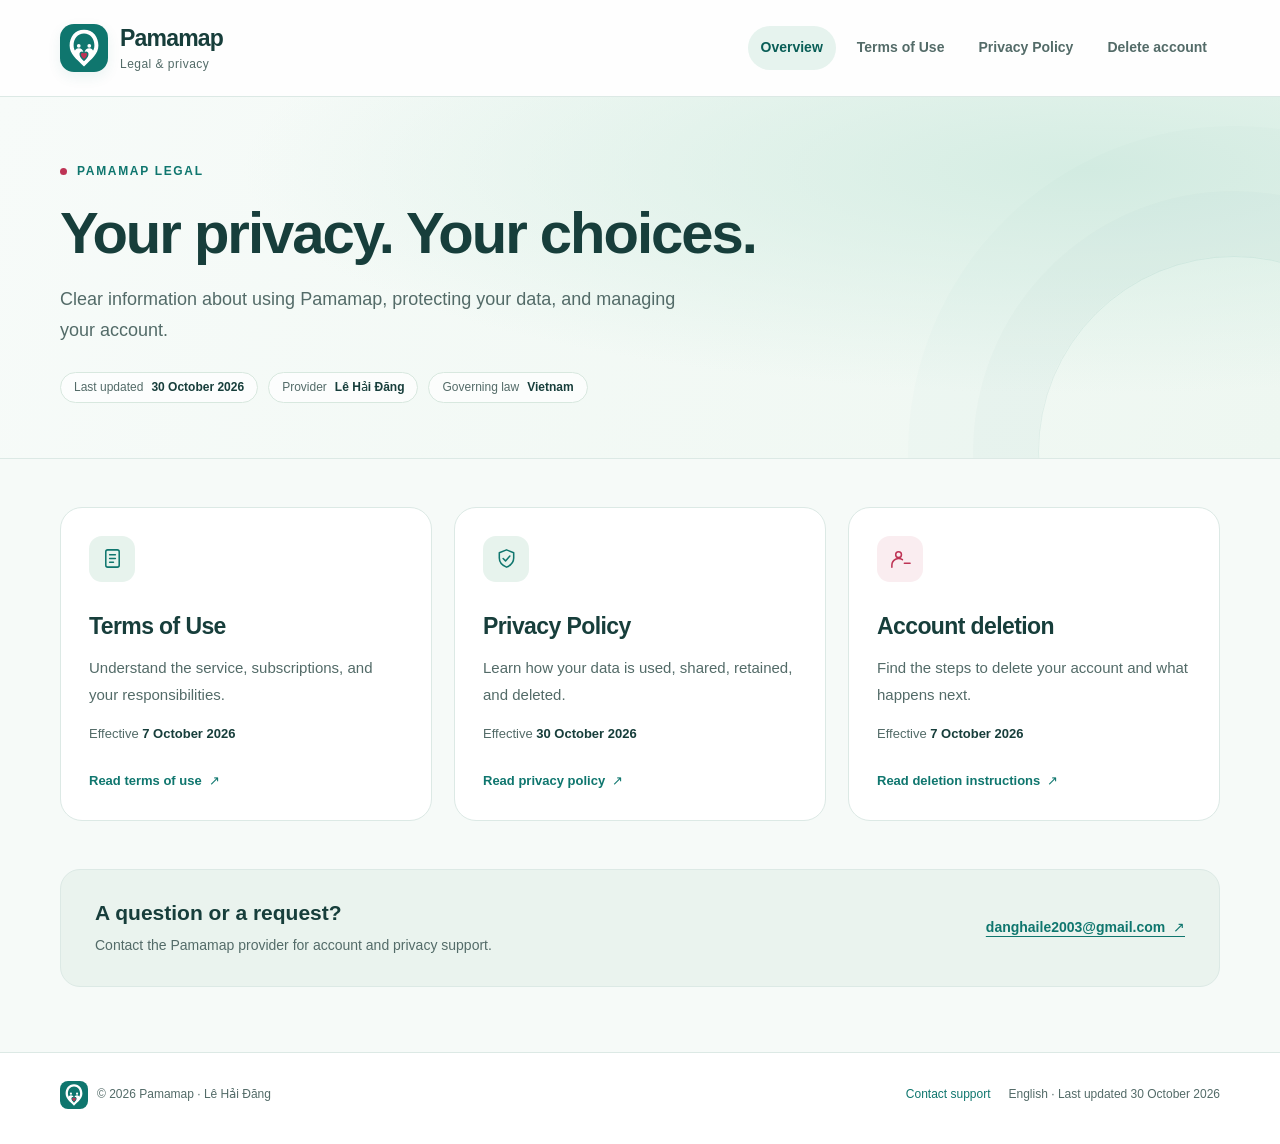
<file: index.html>
<!doctype html>
<html lang="en"><head><meta charset="utf-8"><meta name="viewport" content="width=device-width,initial-scale=1"><meta name="robots" content="index,follow"><meta name="description" content="Clear information about using Pamamap, protecting your data, and managing your account."><title>Legal & privacy — Pamamap</title><link rel="icon" href="assets/pamamap-logo.svg" type="image/svg+xml"><link rel="stylesheet" href="assets/styles.css"></head><body><a class="skip" href="#main-content">Skip to content</a><header class="site-header"><div class="shell header-inner"><a class="brand" href="index.html"><img class="logo" src="assets/pamamap-logo.svg" alt="Pamamap logo" width="48" height="48"><div><strong>Pamamap</strong><span>Legal &amp; privacy</span></div></a><nav class="nav" aria-label="Legal pages"><a href="index.html" aria-current="page">Overview</a><a href="terms.html">Terms of Use</a><a href="privacy.html">Privacy Policy</a><a href="delete-account.html">Delete account</a></nav></div></header><div class="hero"><div class="shell hero-inner"><div class="eyebrow">Pamamap legal</div><h1>Your privacy. Your choices.</h1><p class="intro">Clear information about using Pamamap, protecting your data, and managing your account.</p><div class="meta"><span class="pill">Last updated <strong>30 October 2026</strong></span><span class="pill">Provider <strong>Lê Hải Đăng</strong></span><span class="pill">Governing law <strong>Vietnam</strong></span></div></div></div><main class="shell" id="main-content"><div class="cards"><a class="card" href="terms.html"><span class="card-icon" aria-hidden="true"><svg viewBox="0 0 24 24" fill="none" stroke="currentColor" stroke-width="1.6" stroke-linecap="round" stroke-linejoin="round"><rect x="5" y="3" width="14" height="18" rx="2"/><path d="M9 8h6M9 12h6M9 16h4"/></svg></span><h2>Terms of Use</h2><p>Understand the service, subscriptions, and your responsibilities.</p><span class="card-date">Effective <strong>7 October 2026</strong></span><span class="card-link">Read terms of use &nbsp;↗</span></a><a class="card" href="privacy.html"><span class="card-icon" aria-hidden="true"><svg viewBox="0 0 24 24" fill="none" stroke="currentColor" stroke-width="1.6" stroke-linecap="round" stroke-linejoin="round"><path d="M12 3 4.5 6v5.5c0 4.3 3.2 7.8 7.5 9.5 4.3-1.7 7.5-5.2 7.5-9.5V6L12 3Z"/><path d="m8.5 12 2.5 2.5 4.5-5"/></svg></span><h2>Privacy Policy</h2><p>Learn how your data is used, shared, retained, and deleted.</p><span class="card-date">Effective <strong>30 October 2026</strong></span><span class="card-link">Read privacy policy &nbsp;↗</span></a><a class="card" href="delete-account.html"><span class="card-icon" aria-hidden="true"><svg viewBox="0 0 24 24" fill="none" stroke="currentColor" stroke-width="1.6" stroke-linecap="round" stroke-linejoin="round"><circle cx="10" cy="8" r="3"/><path d="M3 21v-2a7 7 0 0 1 11-5.7M16 17h6"/></svg></span><h2>Account deletion</h2><p>Find the steps to delete your account and what happens next.</p><span class="card-date">Effective <strong>7 October 2026</strong></span><span class="card-link">Read deletion instructions &nbsp;↗</span></a></div><div class="contact-bar"><div><h2>A question or a request?</h2><p>Contact the Pamamap provider for account and privacy support.</p></div><a href="mailto:danghaile2003@gmail.com">danghaile2003@gmail.com &nbsp;↗</a></div></main><footer class="site-footer"><div class="shell footer-inner"><div class="footer-brand"><img src="assets/pamamap-logo.svg" alt="" width="28" height="28"><span>© 2026 Pamamap · Lê Hải Đăng</span></div><div class="footer-links"><a href="mailto:danghaile2003@gmail.com">Contact support</a><span>English · Last updated 30 October 2026</span></div></div></footer></body></html>
</file>
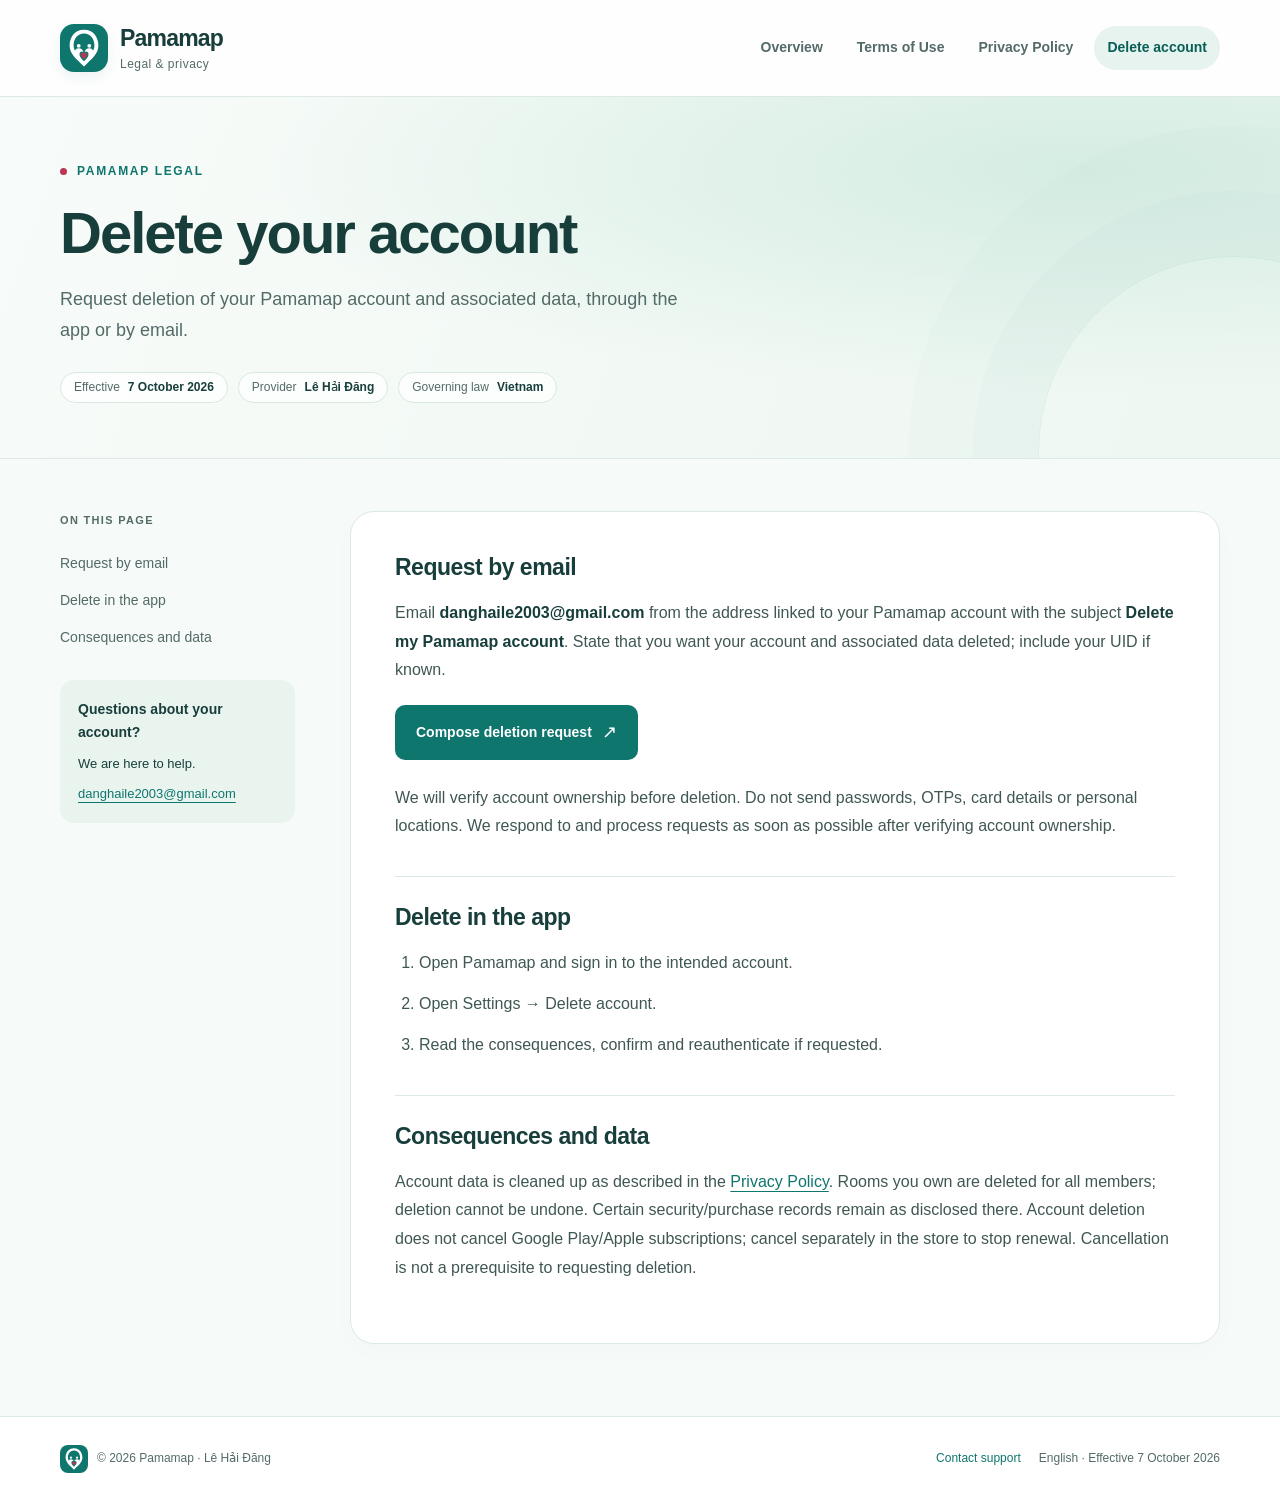
<file: delete-account.html>
<!doctype html>
<html lang="en"><head><meta charset="utf-8"><meta name="viewport" content="width=device-width,initial-scale=1"><meta name="robots" content="index,follow"><meta name="description" content="Request deletion of your Pamamap account and associated data, through the app or by email."><title>Delete your account — Pamamap</title><link rel="icon" href="assets/pamamap-logo.svg" type="image/svg+xml"><link rel="stylesheet" href="assets/styles.css"></head><body><a class="skip" href="#main-content">Skip to content</a><header class="site-header"><div class="shell header-inner"><a class="brand" href="index.html"><img class="logo" src="assets/pamamap-logo.svg" alt="Pamamap logo" width="48" height="48"><div><strong>Pamamap</strong><span>Legal &amp; privacy</span></div></a><nav class="nav" aria-label="Legal pages"><a href="index.html">Overview</a><a href="terms.html">Terms of Use</a><a href="privacy.html">Privacy Policy</a><a href="delete-account.html" aria-current="page">Delete account</a></nav></div></header><div class="hero"><div class="shell hero-inner"><div class="eyebrow">Pamamap legal</div><h1>Delete your account</h1><p class="intro">Request deletion of your Pamamap account and associated data, through the app or by email.</p><div class="meta"><span class="pill">Effective <strong>7 October 2026</strong></span><span class="pill">Provider <strong>Lê Hải Đăng</strong></span><span class="pill">Governing law <strong>Vietnam</strong></span></div></div></div><main id="main-content" class="shell content-grid"><aside class="sidebar"><p class="sidebar-label">On this page</p><nav class="toc" aria-label="Table of contents"><a href="#request-by-email">Request by email</a><a href="#delete-in-the-app">Delete in the app</a><a href="#consequences-and-data">Consequences and data</a></nav><div class="support-card"><strong>Questions about your account?</strong><p>We are here to help.</p><a href="mailto:danghaile2003@gmail.com">danghaile2003@gmail.com</a></div></aside><article class="document" aria-label="Delete your account"><h2 id="request-by-email">Request by email</h2><p>Email <strong>danghaile2003@gmail.com</strong> from the address linked to your Pamamap account with the subject <strong>Delete my Pamamap account</strong>. State that you want your account and associated data deleted; include your UID if known.</p><a class="cta" href="mailto:danghaile2003@gmail.com?subject=Delete%20my%20Pamamap%20account">Compose deletion request</a><p>We will verify account ownership before deletion. Do not send passwords, OTPs, card details or personal locations. We respond to and process requests as soon as possible after verifying account ownership.</p><h2 id="delete-in-the-app">Delete in the app</h2><ol><li>Open Pamamap and sign in to the intended account.</li><li>Open Settings → Delete account.</li><li>Read the consequences, confirm and reauthenticate if requested.</li></ol><h2 id="consequences-and-data">Consequences and data</h2><p>Account data is cleaned up as described in the <a href="privacy.html#deletion-en">Privacy Policy</a>. Rooms you own are deleted for all members; deletion cannot be undone. Certain security/purchase records remain as disclosed there. Account deletion does not cancel Google Play/Apple subscriptions; cancel separately in the store to stop renewal. Cancellation is not a prerequisite to requesting deletion.</p></article></main><footer class="site-footer"><div class="shell footer-inner"><div class="footer-brand"><img src="assets/pamamap-logo.svg" alt="" width="28" height="28"><span>© 2026 Pamamap · Lê Hải Đăng</span></div><div class="footer-links"><a href="mailto:danghaile2003@gmail.com">Contact support</a><span>English · Effective 7 October 2026</span></div></div></footer></body></html>
</file>
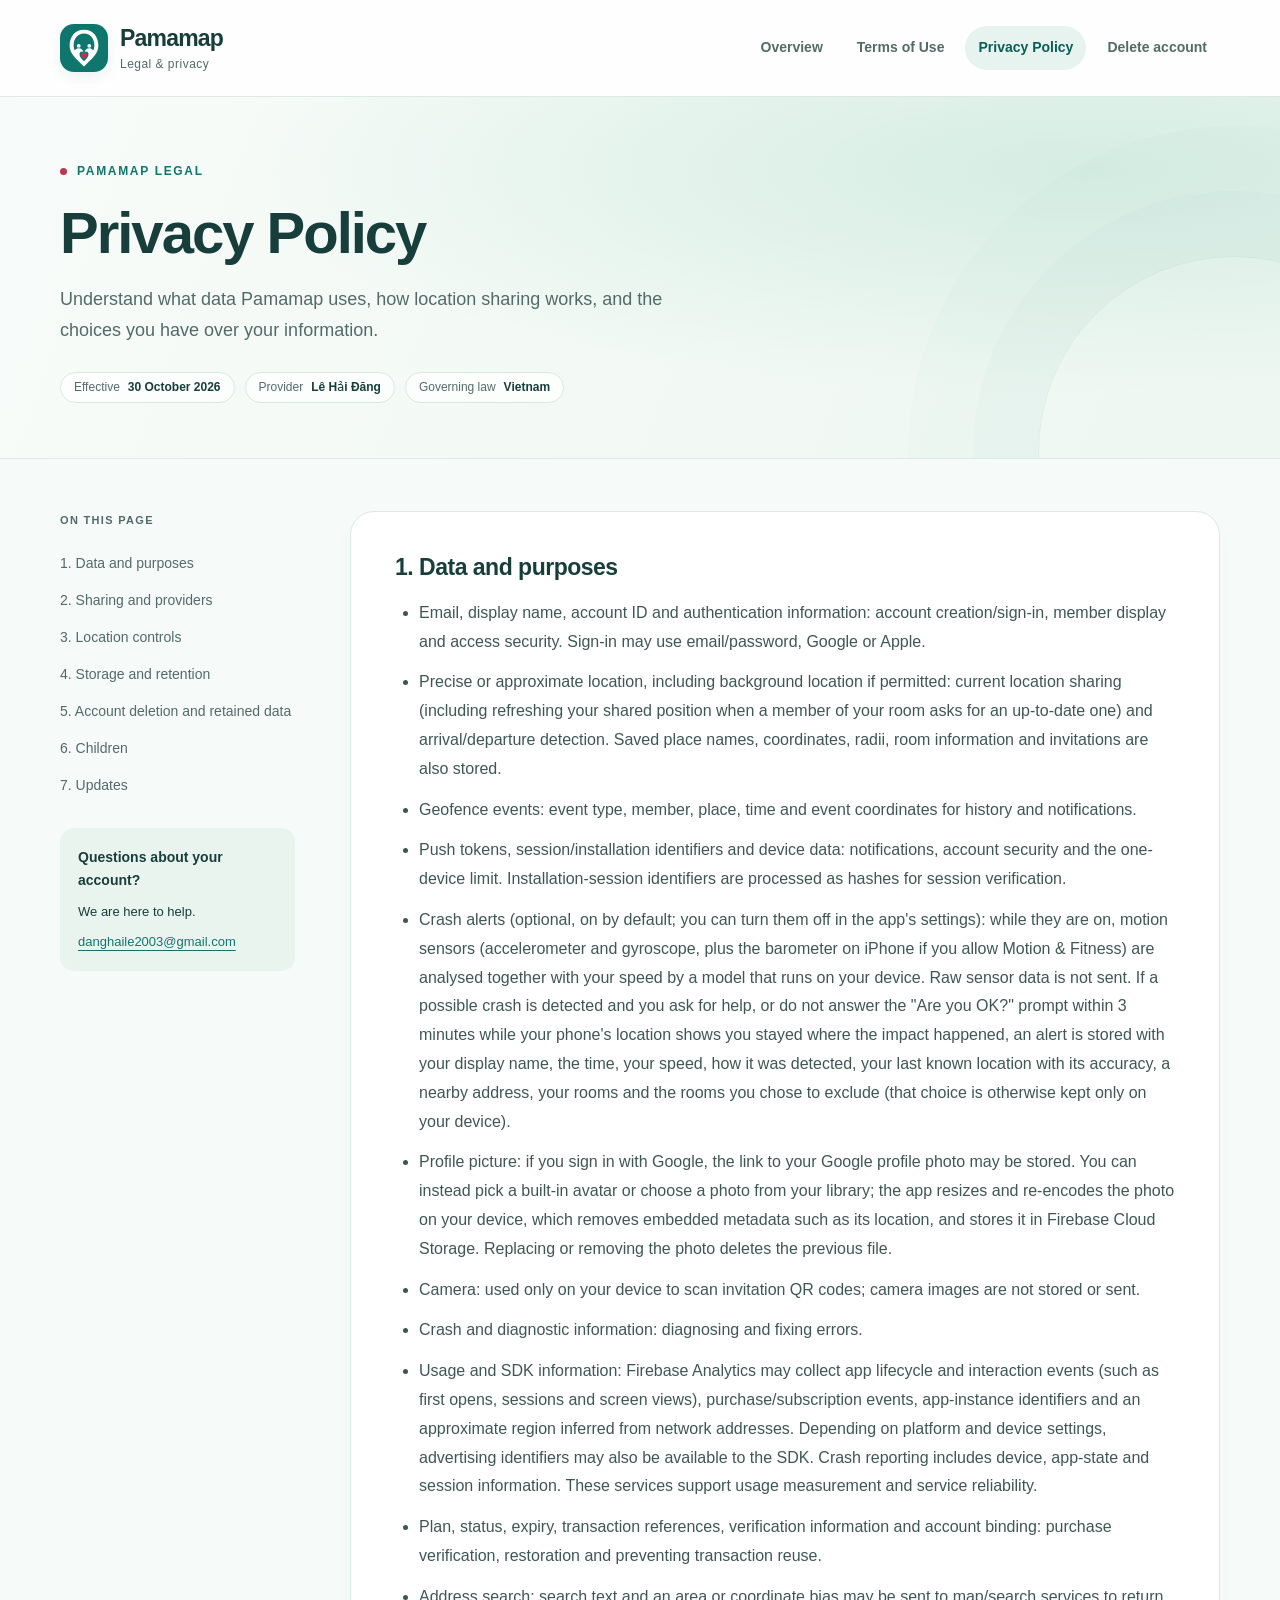
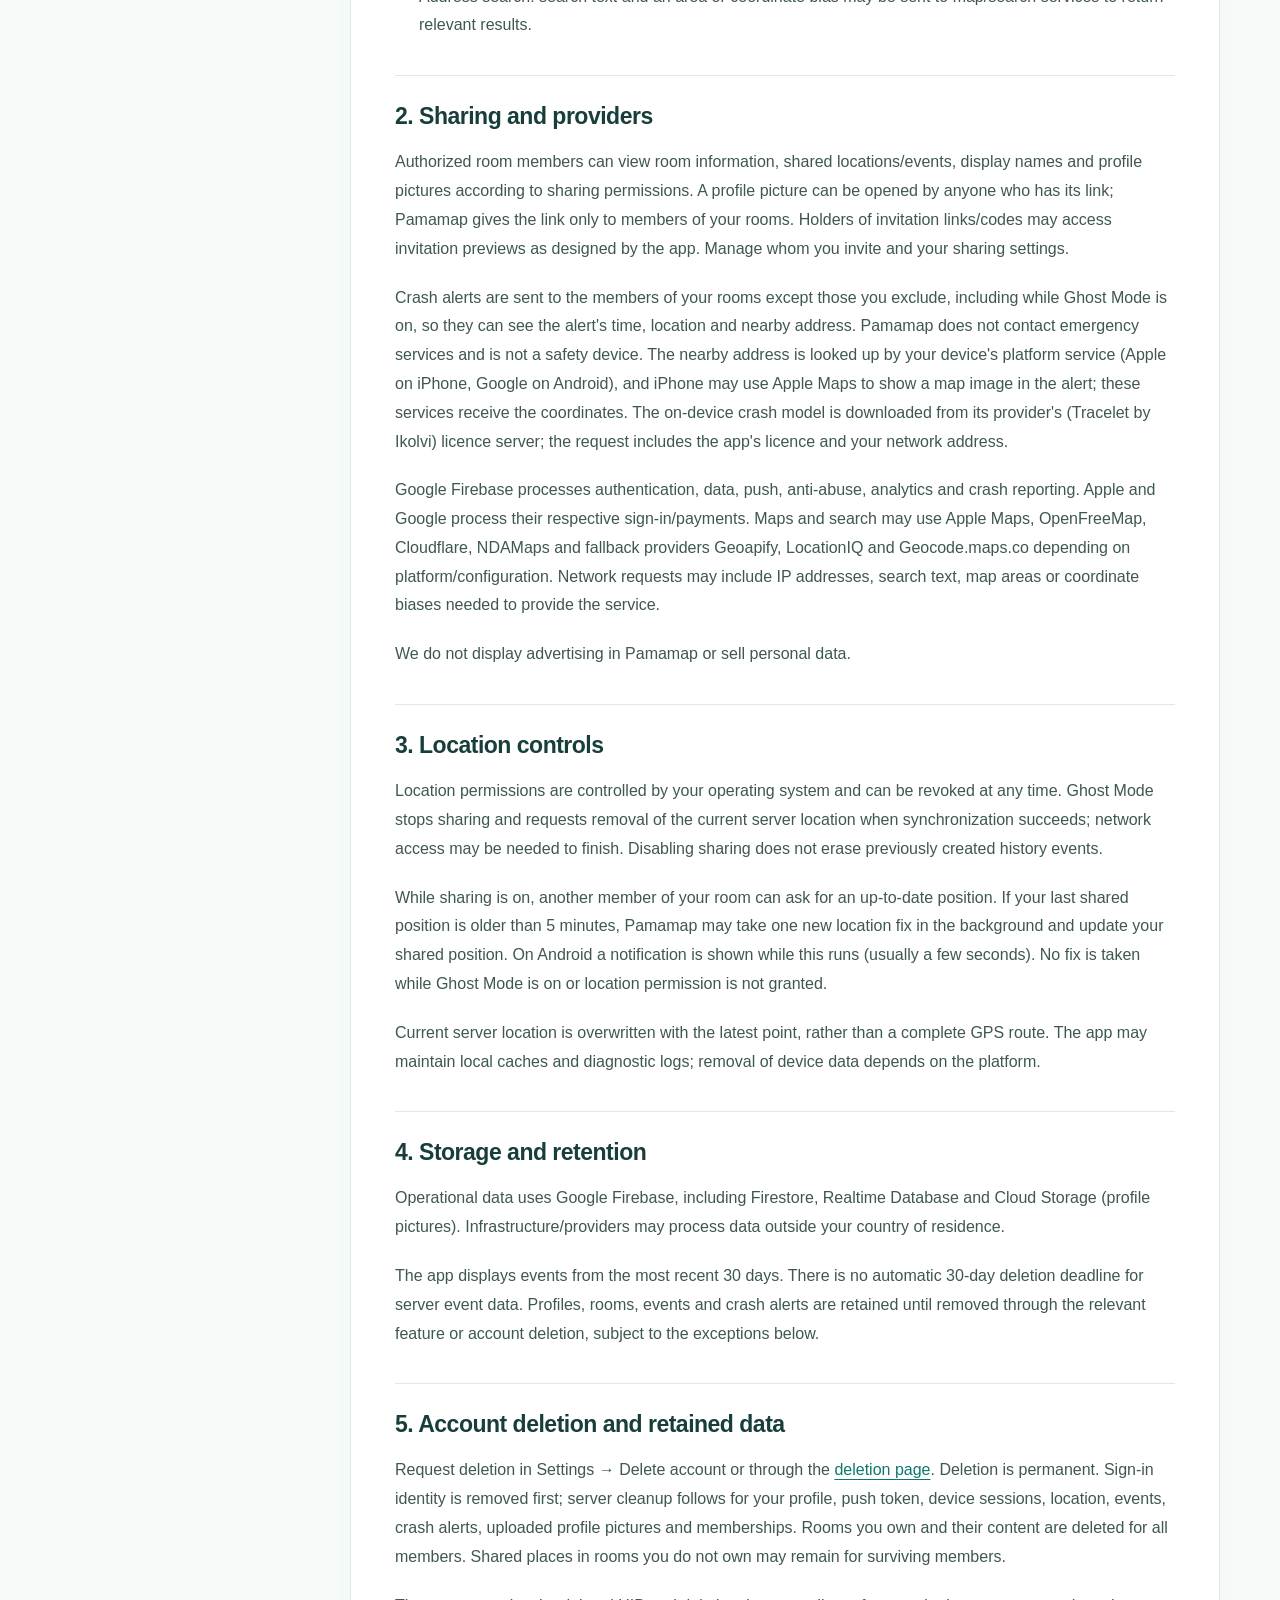
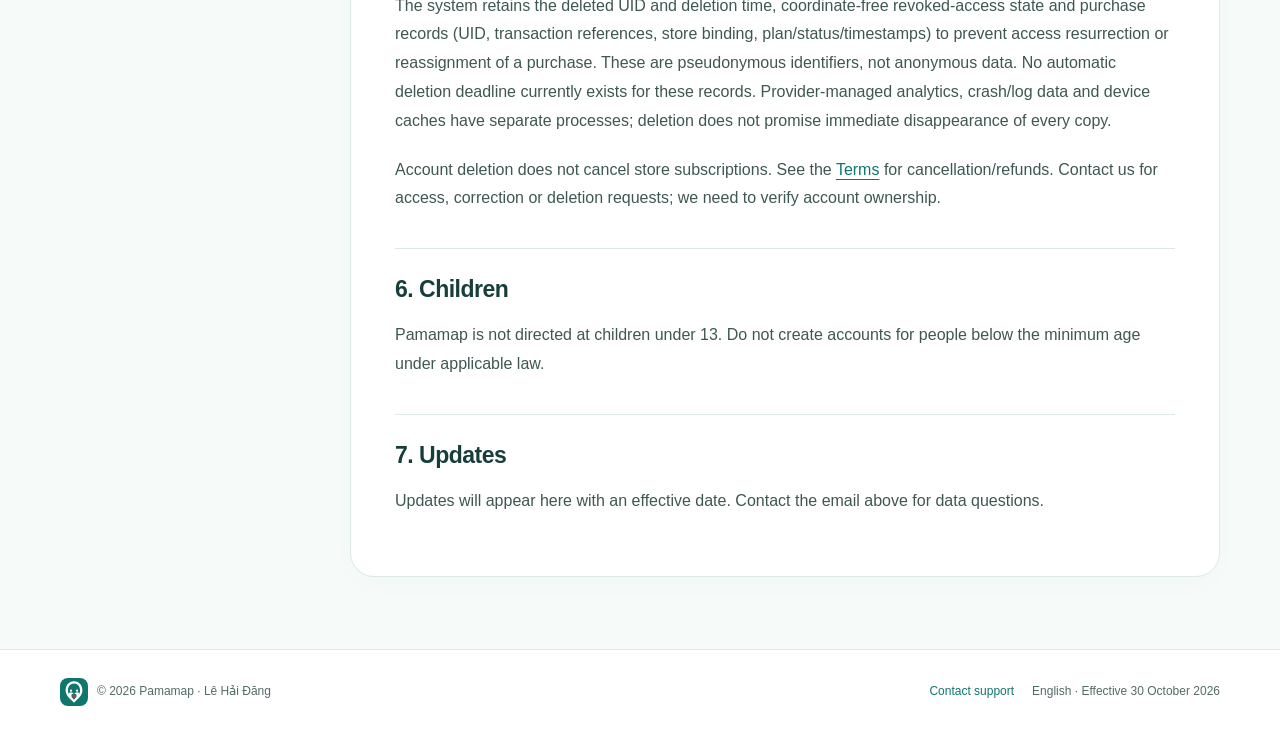
<file: privacy.html>
<!doctype html>
<html lang="en"><head><meta charset="utf-8"><meta name="viewport" content="width=device-width,initial-scale=1"><meta name="robots" content="index,follow"><meta name="description" content="Understand what data Pamamap uses, how location sharing works, and the choices you have over your information."><title>Privacy Policy — Pamamap</title><link rel="icon" href="assets/pamamap-logo.svg" type="image/svg+xml"><link rel="stylesheet" href="assets/styles.css"></head><body><a class="skip" href="#main-content">Skip to content</a><header class="site-header"><div class="shell header-inner"><a class="brand" href="index.html"><img class="logo" src="assets/pamamap-logo.svg" alt="Pamamap logo" width="48" height="48"><div><strong>Pamamap</strong><span>Legal &amp; privacy</span></div></a><nav class="nav" aria-label="Legal pages"><a href="index.html">Overview</a><a href="terms.html">Terms of Use</a><a href="privacy.html" aria-current="page">Privacy Policy</a><a href="delete-account.html">Delete account</a></nav></div></header><div class="hero"><div class="shell hero-inner"><div class="eyebrow">Pamamap legal</div><h1>Privacy Policy</h1><p class="intro">Understand what data Pamamap uses, how location sharing works, and the choices you have over your information.</p><div class="meta"><span class="pill">Effective <strong>30 October 2026</strong></span><span class="pill">Provider <strong>Lê Hải Đăng</strong></span><span class="pill">Governing law <strong>Vietnam</strong></span></div></div></div><main id="main-content" class="shell content-grid"><aside class="sidebar"><p class="sidebar-label">On this page</p><nav class="toc" aria-label="Table of contents"><a href="#data-and-purposes">1. Data and purposes</a><a href="#sharing-and-providers">2. Sharing and providers</a><a href="#location-controls">3. Location controls</a><a href="#storage-and-retention">4. Storage and retention</a><a href="#deletion-en">5. Account deletion and retained data</a><a href="#children">6. Children</a><a href="#updates">7. Updates</a></nav><div class="support-card"><strong>Questions about your account?</strong><p>We are here to help.</p><a href="mailto:danghaile2003@gmail.com">danghaile2003@gmail.com</a></div></aside><article class="document" aria-label="Privacy Policy">
<h2 id="data-and-purposes">1. Data and purposes</h2><ul><li>Email, display name, account ID and authentication information: account creation/sign-in, member display and access security. Sign-in may use email/password, Google or Apple.</li><li>Precise or approximate location, including background location if permitted: current location sharing (including refreshing your shared position when a member of your room asks for an up-to-date one) and arrival/departure detection. Saved place names, coordinates, radii, room information and invitations are also stored.</li><li>Geofence events: event type, member, place, time and event coordinates for history and notifications.</li><li>Push tokens, session/installation identifiers and device data: notifications, account security and the one-device limit. Installation-session identifiers are processed as hashes for session verification.</li><li>Crash alerts (optional, on by default; you can turn them off in the app&#39;s settings): while they are on, motion sensors (accelerometer and gyroscope, plus the barometer on iPhone if you allow Motion & Fitness) are analysed together with your speed by a model that runs on your device. Raw sensor data is not sent. If a possible crash is detected and you ask for help, or do not answer the &quot;Are you OK?&quot; prompt within 3 minutes while your phone&#39;s location shows you stayed where the impact happened, an alert is stored with your display name, the time, your speed, how it was detected, your last known location with its accuracy, a nearby address, your rooms and the rooms you chose to exclude (that choice is otherwise kept only on your device).</li><li>Profile picture: if you sign in with Google, the link to your Google profile photo may be stored. You can instead pick a built-in avatar or choose a photo from your library; the app resizes and re-encodes the photo on your device, which removes embedded metadata such as its location, and stores it in Firebase Cloud Storage. Replacing or removing the photo deletes the previous file.</li><li>Camera: used only on your device to scan invitation QR codes; camera images are not stored or sent.</li><li>Crash and diagnostic information: diagnosing and fixing errors.</li><li>Usage and SDK information: Firebase Analytics may collect app lifecycle and interaction events (such as first opens, sessions and screen views), purchase/subscription events, app-instance identifiers and an approximate region inferred from network addresses. Depending on platform and device settings, advertising identifiers may also be available to the SDK. Crash reporting includes device, app-state and session information. These services support usage measurement and service reliability.</li><li>Plan, status, expiry, transaction references, verification information and account binding: purchase verification, restoration and preventing transaction reuse.</li><li>Address search: search text and an area or coordinate bias may be sent to map/search services to return relevant results.</li></ul>
<h2 id="sharing-and-providers">2. Sharing and providers</h2><p>Authorized room members can view room information, shared locations/events, display names and profile pictures according to sharing permissions. A profile picture can be opened by anyone who has its link; Pamamap gives the link only to members of your rooms. Holders of invitation links/codes may access invitation previews as designed by the app. Manage whom you invite and your sharing settings.</p><p>Crash alerts are sent to the members of your rooms except those you exclude, including while Ghost Mode is on, so they can see the alert's time, location and nearby address. Pamamap does not contact emergency services and is not a safety device. The nearby address is looked up by your device's platform service (Apple on iPhone, Google on Android), and iPhone may use Apple Maps to show a map image in the alert; these services receive the coordinates. The on-device crash model is downloaded from its provider's (Tracelet by Ikolvi) licence server; the request includes the app's licence and your network address.</p><p>Google Firebase processes authentication, data, push, anti-abuse, analytics and crash reporting. Apple and Google process their respective sign-in/payments. Maps and search may use Apple Maps, OpenFreeMap, Cloudflare, NDAMaps and fallback providers Geoapify, LocationIQ and Geocode.maps.co depending on platform/configuration. Network requests may include IP addresses, search text, map areas or coordinate biases needed to provide the service.</p><p>We do not display advertising in Pamamap or sell personal data.</p>
<h2 id="location-controls">3. Location controls</h2><p>Location permissions are controlled by your operating system and can be revoked at any time. Ghost Mode stops sharing and requests removal of the current server location when synchronization succeeds; network access may be needed to finish. Disabling sharing does not erase previously created history events.</p><p>While sharing is on, another member of your room can ask for an up-to-date position. If your last shared position is older than 5 minutes, Pamamap may take one new location fix in the background and update your shared position. On Android a notification is shown while this runs (usually a few seconds). No fix is taken while Ghost Mode is on or location permission is not granted.</p><p>Current server location is overwritten with the latest point, rather than a complete GPS route. The app may maintain local caches and diagnostic logs; removal of device data depends on the platform.</p>
<h2 id="storage-and-retention">4. Storage and retention</h2><p>Operational data uses Google Firebase, including Firestore, Realtime Database and Cloud Storage (profile pictures). Infrastructure/providers may process data outside your country of residence.</p><p>The app displays events from the most recent 30 days. There is no automatic 30-day deletion deadline for server event data. Profiles, rooms, events and crash alerts are retained until removed through the relevant feature or account deletion, subject to the exceptions below.</p>
<h2 id="deletion-en">5. Account deletion and retained data</h2><p>Request deletion in Settings → Delete account or through the <a href="delete-account.html">deletion page</a>. Deletion is permanent. Sign-in identity is removed first; server cleanup follows for your profile, push token, device sessions, location, events, crash alerts, uploaded profile pictures and memberships. Rooms you own and their content are deleted for all members. Shared places in rooms you do not own may remain for surviving members.</p><p>The system retains the deleted UID and deletion time, coordinate-free revoked-access state and purchase records (UID, transaction references, store binding, plan/status/timestamps) to prevent access resurrection or reassignment of a purchase. These are pseudonymous identifiers, not anonymous data. No automatic deletion deadline currently exists for these records. Provider-managed analytics, crash/log data and device caches have separate processes; deletion does not promise immediate disappearance of every copy.</p><p>Account deletion does not cancel store subscriptions. See the <a href="terms.html">Terms</a> for cancellation/refunds. Contact us for access, correction or deletion requests; we need to verify account ownership.</p>
<h2 id="children">6. Children</h2><p>Pamamap is not directed at children under 13. Do not create accounts for people below the minimum age under applicable law.</p>
<h2 id="updates">7. Updates</h2><p>Updates will appear here with an effective date. Contact the email above for data questions.</p></article></main><footer class="site-footer"><div class="shell footer-inner"><div class="footer-brand"><img src="assets/pamamap-logo.svg" alt="" width="28" height="28"><span>© 2026 Pamamap · Lê Hải Đăng</span></div><div class="footer-links"><a href="mailto:danghaile2003@gmail.com">Contact support</a><span>English · Effective 30 October 2026</span></div></div></footer></body></html>
</file>
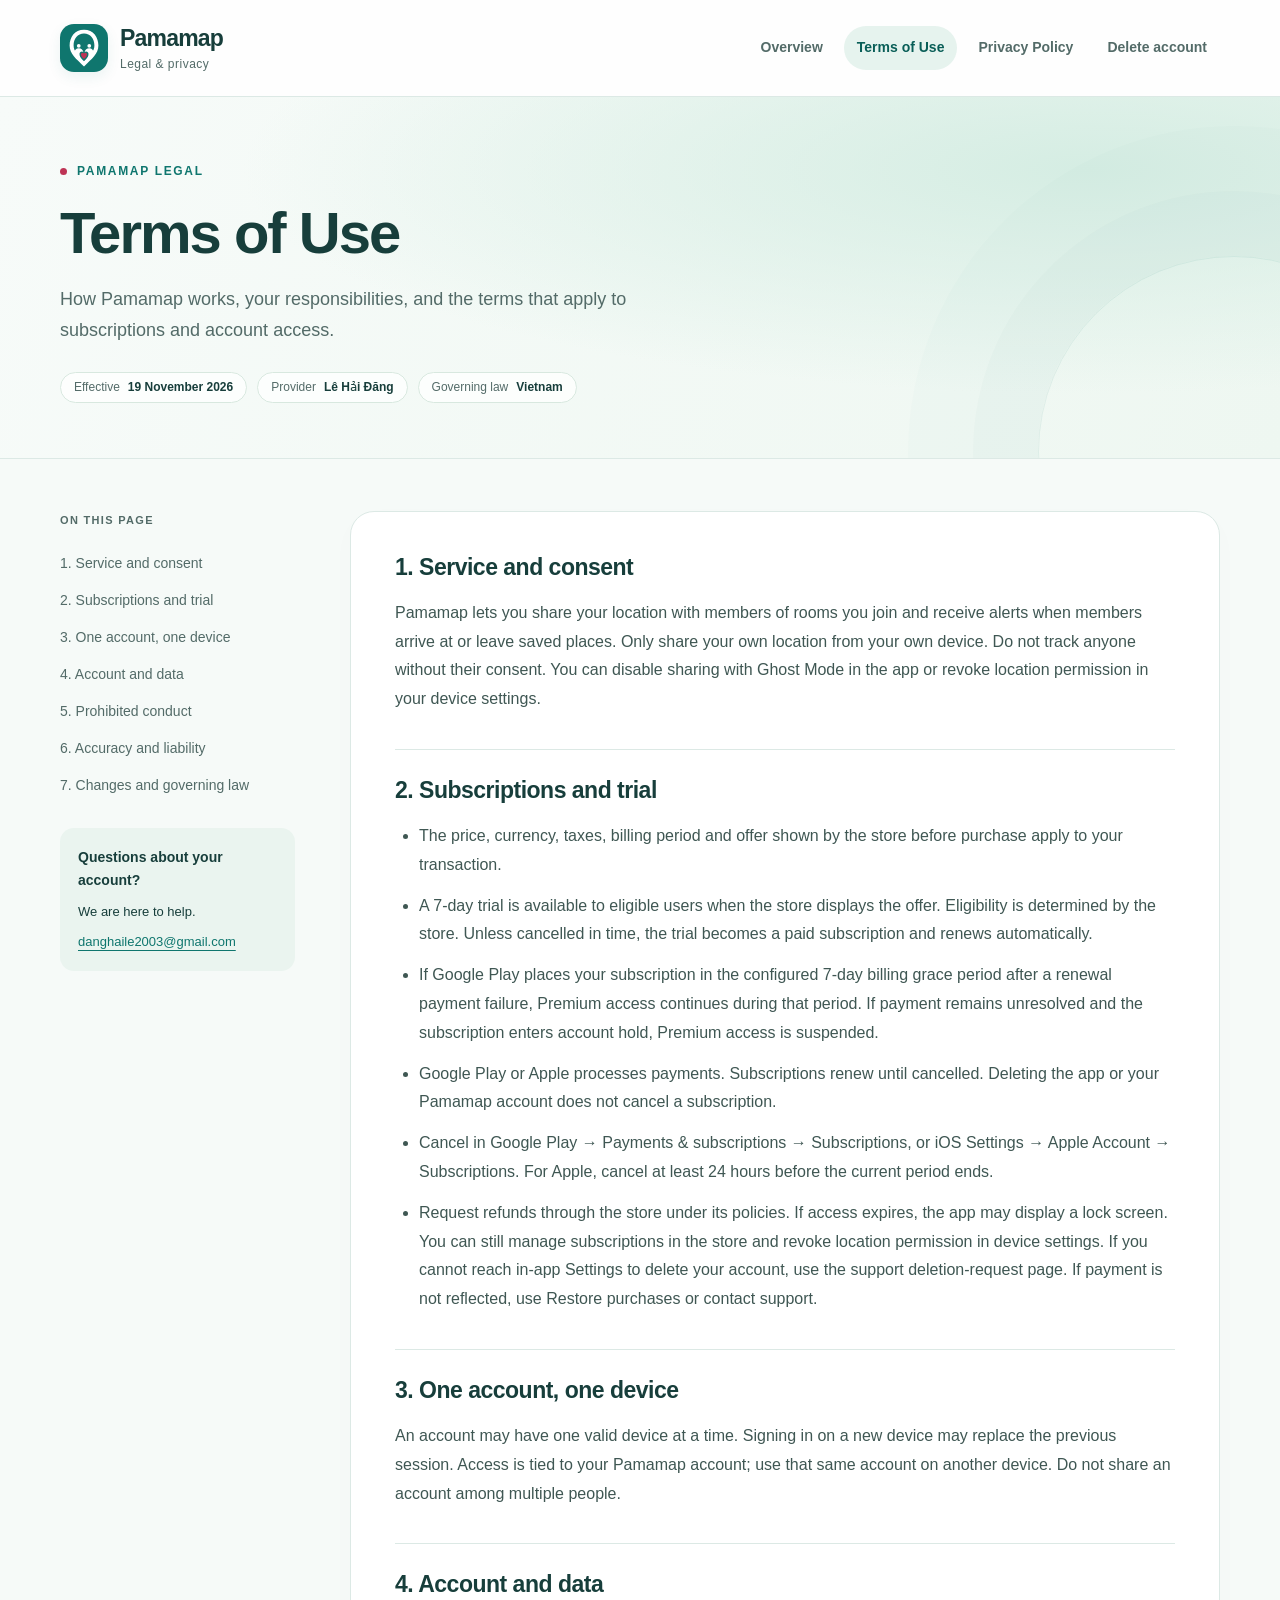
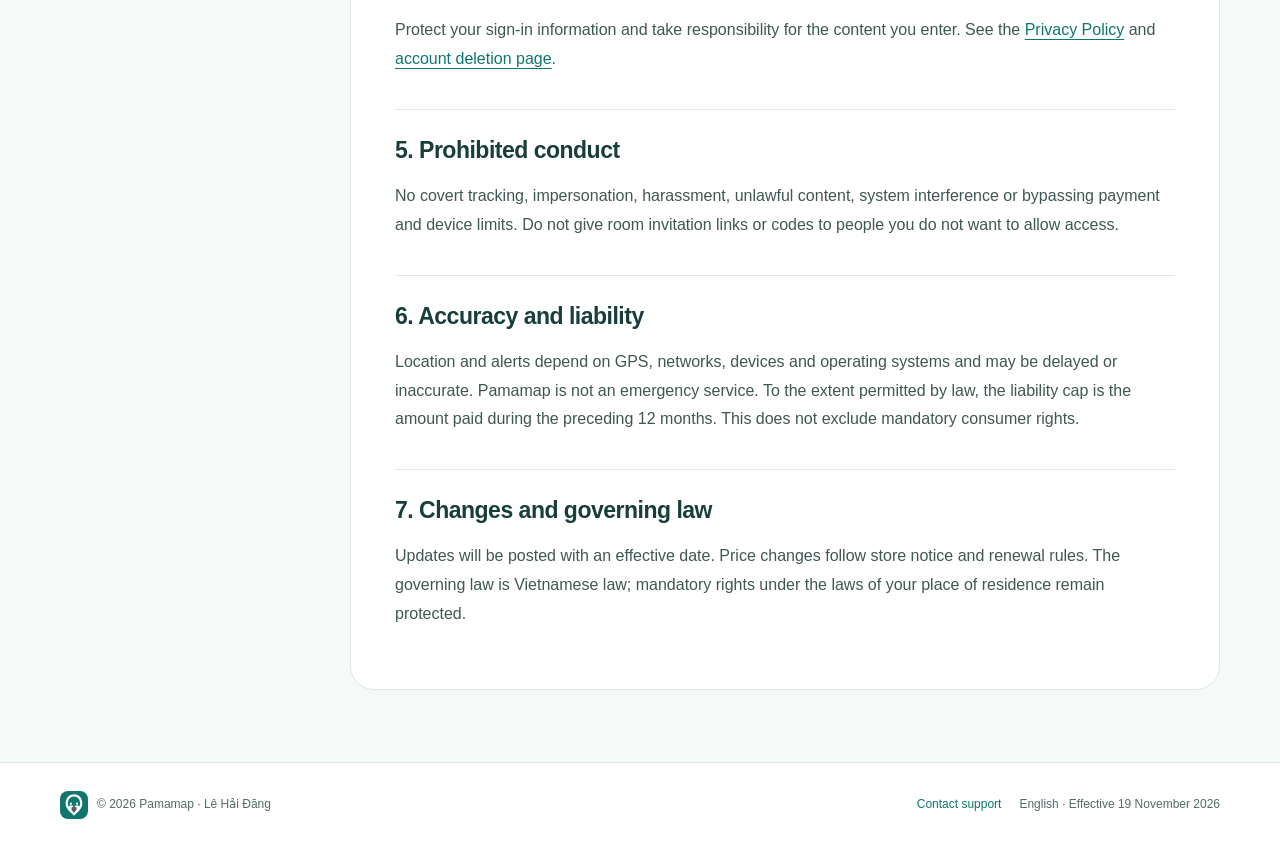
<file: terms.html>
<!doctype html>
<html lang="en"><head><meta charset="utf-8"><meta name="viewport" content="width=device-width,initial-scale=1"><meta name="robots" content="index,follow"><meta name="description" content="How Pamamap works, your responsibilities, and the terms that apply to subscriptions and account access."><title>Terms of Use — Pamamap</title><link rel="icon" href="assets/pamamap-logo.svg" type="image/svg+xml"><link rel="stylesheet" href="assets/styles.css"></head><body><a class="skip" href="#main-content">Skip to content</a><header class="site-header"><div class="shell header-inner"><a class="brand" href="index.html"><img class="logo" src="assets/pamamap-logo.svg" alt="Pamamap logo" width="48" height="48"><div><strong>Pamamap</strong><span>Legal &amp; privacy</span></div></a><nav class="nav" aria-label="Legal pages"><a href="index.html">Overview</a><a href="terms.html" aria-current="page">Terms of Use</a><a href="privacy.html">Privacy Policy</a><a href="delete-account.html">Delete account</a></nav></div></header><div class="hero"><div class="shell hero-inner"><div class="eyebrow">Pamamap legal</div><h1>Terms of Use</h1><p class="intro">How Pamamap works, your responsibilities, and the terms that apply to subscriptions and account access.</p><div class="meta"><span class="pill">Effective <strong>19 November 2026</strong></span><span class="pill">Provider <strong>Lê Hải Đăng</strong></span><span class="pill">Governing law <strong>Vietnam</strong></span></div></div></div><main id="main-content" class="shell content-grid"><aside class="sidebar"><p class="sidebar-label">On this page</p><nav class="toc" aria-label="Table of contents"><a href="#service-and-consent">1. Service and consent</a><a href="#subscriptions-and-trial">2. Subscriptions and trial</a><a href="#one-account-one-device">3. One account, one device</a><a href="#account-and-data">4. Account and data</a><a href="#prohibited-conduct">5. Prohibited conduct</a><a href="#accuracy-and-liability">6. Accuracy and liability</a><a href="#changes-and-governing-law">7. Changes and governing law</a></nav><div class="support-card"><strong>Questions about your account?</strong><p>We are here to help.</p><a href="mailto:danghaile2003@gmail.com">danghaile2003@gmail.com</a></div></aside><article class="document" aria-label="Terms of Use">
<h2 id="service-and-consent">1. Service and consent</h2><p>Pamamap lets you share your location with members of rooms you join and receive alerts when members arrive at or leave saved places. Only share your own location from your own device. Do not track anyone without their consent. You can disable sharing with Ghost Mode in the app or revoke location permission in your device settings.</p>
<h2 id="subscriptions-and-trial">2. Subscriptions and trial</h2><ul><li>The price, currency, taxes, billing period and offer shown by the store before purchase apply to your transaction.</li><li>A 7-day trial is available to eligible users when the store displays the offer. Eligibility is determined by the store. Unless cancelled in time, the trial becomes a paid subscription and renews automatically.</li><li>If Google Play places your subscription in the configured 7-day billing grace period after a renewal payment failure, Premium access continues during that period. If payment remains unresolved and the subscription enters account hold, Premium access is suspended.</li><li>Google Play or Apple processes payments. Subscriptions renew until cancelled. Deleting the app or your Pamamap account does not cancel a subscription.</li><li>Cancel in Google Play → Payments &amp; subscriptions → Subscriptions, or iOS Settings → Apple Account → Subscriptions. For Apple, cancel at least 24 hours before the current period ends.</li><li>Request refunds through the store under its policies. If access expires, the app may display a lock screen. You can still manage subscriptions in the store and revoke location permission in device settings. If you cannot reach in-app Settings to delete your account, use the support deletion-request page. If payment is not reflected, use Restore purchases or contact support.</li></ul>
<h2 id="one-account-one-device">3. One account, one device</h2><p>An account may have one valid device at a time. Signing in on a new device may replace the previous session. Access is tied to your Pamamap account; use that same account on another device. Do not share an account among multiple people.</p>
<h2 id="account-and-data">4. Account and data</h2><p>Protect your sign-in information and take responsibility for the content you enter. See the <a href="privacy.html">Privacy Policy</a> and <a href="delete-account.html">account deletion page</a>.</p>
<h2 id="prohibited-conduct">5. Prohibited conduct</h2><p>No covert tracking, impersonation, harassment, unlawful content, system interference or bypassing payment and device limits. Do not give room invitation links or codes to people you do not want to allow access.</p>
<h2 id="accuracy-and-liability">6. Accuracy and liability</h2><p>Location and alerts depend on GPS, networks, devices and operating systems and may be delayed or inaccurate. Pamamap is not an emergency service. To the extent permitted by law, the liability cap is the amount paid during the preceding 12 months. This does not exclude mandatory consumer rights.</p>
<h2 id="changes-and-governing-law">7. Changes and governing law</h2><p>Updates will be posted with an effective date. Price changes follow store notice and renewal rules. The governing law is Vietnamese law; mandatory rights under the laws of your place of residence remain protected.</p></article></main><footer class="site-footer"><div class="shell footer-inner"><div class="footer-brand"><img src="assets/pamamap-logo.svg" alt="" width="28" height="28"><span>© 2026 Pamamap · Lê Hải Đăng</span></div><div class="footer-links"><a href="mailto:danghaile2003@gmail.com">Contact support</a><span>English · Effective 19 November 2026</span></div></div></footer></body></html>
</file>
<file: assets/styles.css>
:root{--ink:#173e3b;--muted:#536b68;--teal:#0f766e;--teal-deep:#095e57;--line:#dce9e5;--paper:#fff;--wash:#f6faf8;--rose:#be3455;font-family:Inter,ui-sans-serif,-apple-system,BlinkMacSystemFont,"Segoe UI",sans-serif;color:var(--ink);background:var(--wash);font-synthesis:none}
*{box-sizing:border-box}html{scroll-behavior:smooth;scroll-padding-top:32px}body{margin:0;font-size:16px;line-height:1.8}a{color:var(--teal);text-underline-offset:4px}a:hover{color:var(--teal-deep)}a:focus-visible{outline:3px solid var(--rose);outline-offset:5px;border-radius:3px}.skip{position:absolute;left:20px;top:-80px;background:#fff;padding:8px 20px;z-index:5}.skip:focus{top:10px}
.shell{width:min(1160px,calc(100% - 64px));margin-inline:auto}.site-header{background:rgba(255,255,255,.9);border-bottom:1px solid var(--line)}.header-inner{min-height:96px;display:flex;align-items:center;justify-content:space-between;gap:30px}.brand{display:flex;align-items:center;gap:12px;color:var(--ink);text-decoration:none;line-height:1.2}.logo{width:48px;height:48px;border-radius:14px;box-shadow:0 5px 14px #0f766e15}.brand strong{display:block;font-size:23px;letter-spacing:-.8px}.brand span{display:block;font-size:12px;color:var(--muted);letter-spacing:.04em;margin-top:4px}.nav{display:flex;gap:8px;align-items:center}.nav a{padding:9px 13px;font-size:14px;font-weight:600;text-decoration:none;color:var(--muted);border-radius:999px}.nav a[aria-current=page]{background:#e6f3ee;color:var(--teal-deep)}.nav a:hover{background:#edf5f1}
.hero{position:relative;overflow:hidden;border-bottom:1px solid var(--line);background:radial-gradient(ellipse at 85% 20%,#d5ede3 0,transparent 55%),linear-gradient(110deg,#f7fbf9,#eef7f1)}.hero:after{content:"";position:absolute;width:390px;height:390px;border:1px solid #0f766e15;border-radius:50%;right:-150px;bottom:-190px;box-shadow:0 0 0 65px #0f766e05,0 0 0 130px #0f766e04;pointer-events:none}.hero-inner{position:relative;z-index:1;padding-block:64px 55px}.eyebrow{display:flex;align-items:center;gap:10px;font-size:12px;font-weight:750;letter-spacing:.14em;text-transform:uppercase;color:var(--teal)}.eyebrow:before{content:"";height:7px;width:7px;background:var(--rose);border-radius:50%}h1{font-size:clamp(34px,5vw,58px);line-height:1.12;letter-spacing:-2px;margin:18px 0;color:var(--ink);font-weight:700}.intro{max-width:620px;color:var(--muted);font-size:18px;line-height:1.75;margin:0 0 25px}.meta{display:flex;gap:10px;flex-wrap:wrap}.pill{display:inline-flex;align-items:center;gap:8px;background:#ffffffba;border:1px solid #d8e8df;padding:5px 13px;border-radius:999px;color:var(--muted);font-size:12px;line-height:1.6}.pill strong{font-weight:600;color:var(--ink)}
.content-grid{display:grid;grid-template-columns:235px minmax(0,1fr);gap:55px;padding-block:52px 72px}.sidebar{align-self:start;position:sticky;top:30px}.sidebar-label{font-size:11px;letter-spacing:.12em;text-transform:uppercase;color:var(--muted);font-weight:750;margin:0 0 16px}.toc{display:grid;gap:4px}.toc a{padding:6px 0;text-decoration:none;font-size:14px;line-height:1.5;color:var(--muted)}.toc a:hover{color:var(--teal)}.support-card{margin-top:26px;padding:18px;background:#eaf4ef;border-radius:14px;font-size:13px;line-height:1.7}.support-card strong{display:block;color:var(--ink);font-size:14px}.support-card p{margin:8px 0}.support-card a{overflow-wrap:anywhere}.document{min-width:0;background:#fff;border:1px solid var(--line);border-radius:24px;padding:40px 44px;box-shadow:0 8px 30px #133b2c04}.document>p:first-child{margin-top:0}.document p{margin:0 0 20px;color:#3f5753}.document h2{font-size:23px;line-height:1.35;letter-spacing:-.5px;margin:35px 0 16px;padding-top:25px;border-top:1px solid var(--line);color:var(--ink)}.document h2:first-child{margin-top:0;padding-top:0;border:0}.document li{margin-bottom:12px;color:#3f5753}.document ul,.document ol{padding-left:24px;margin:0 0 25px}.document strong{color:var(--ink)}.cta{display:inline-flex;align-items:center;justify-content:center;gap:10px;background:var(--teal);color:white;text-decoration:none;padding:11px 21px;border-radius:10px;font-size:14px;font-weight:650;margin:0 0 24px}.cta:hover{background:var(--teal-deep);color:#fff}.cta:after{content:"↗";font-size:18px}.notice{border-left:3px solid var(--rose);padding:12px 20px;background:#fcf7f8;border-radius:0 10px 10px 0;margin:22px 0}.notice p{margin:0;font-size:14px}
.cards{display:grid;grid-template-columns:repeat(3,1fr);gap:22px;padding-block:48px}.card{display:flex;flex-direction:column;text-decoration:none;border:1px solid var(--line);border-radius:22px;background:#fff;padding:28px;color:var(--ink);transition:transform .18s,box-shadow .18s}.card:hover{transform:translateY(-4px);box-shadow:0 14px 35px #0f766e10;color:var(--ink)}.card-icon{width:46px;height:46px;display:grid;place-items:center;border-radius:13px;background:#e7f3ed;color:var(--teal);margin-bottom:28px}.card-icon svg{width:23px;height:23px}.card:nth-child(3) .card-icon{background:#faedf0;color:var(--rose)}.card h2{font-size:23px;line-height:1.4;letter-spacing:-.6px;margin:0 0 12px}.card p{font-size:15px;line-height:1.8;color:var(--muted);margin:0 0 16px}
.card-date{font-size:13px;line-height:1.6;color:var(--muted);margin:0 0 24px}
.card-date strong{font-weight:600;color:var(--ink)}.card .card-link{font-size:13px;font-weight:700;color:var(--teal);margin-top:auto}.contact-bar{display:flex;align-items:center;justify-content:space-between;gap:25px;background:#eaf3ee;border:1px solid var(--line);border-radius:20px;padding:28px 34px;margin:0 0 65px}.contact-bar h2{font-size:21px;margin:0 0 5px;line-height:1.4}.contact-bar p{font-size:14px;color:var(--muted);margin:0}.contact-bar a{font-size:14px;font-weight:650;overflow-wrap:anywhere}.site-footer{border-top:1px solid var(--line);padding:28px 0 35px;background:#fff}.footer-inner{display:flex;align-items:center;justify-content:space-between;gap:20px;font-size:12px;color:var(--muted)}.footer-brand{display:flex;align-items:center;gap:9px}.footer-brand img{width:28px;height:28px;border-radius:8px}.footer-links{display:flex;gap:18px}.footer-links a{text-decoration:none}
@media(max-width:900px){.content-grid{grid-template-columns:190px minmax(0,1fr);gap:30px}.document{padding:30px}.cards{gap:15px}.card{padding:24px}.header-inner{gap:15px}.nav a{padding:8px 10px;font-size:13px}}
@media(max-width:680px){.shell{width:calc(100% - 36px)}.header-inner{padding-block:18px;align-items:flex-start;flex-direction:column;gap:16px}.brand strong{font-size:21px}.logo{width:42px;height:42px;border-radius:12px}.nav{width:100%;justify-content:space-between;gap:2px;flex-wrap:wrap}.nav a{padding:7px 9px;font-size:12px}.hero-inner{padding-block:42px 38px}h1{letter-spacing:-1.4px;font-size:39px}.intro{font-size:16px}.pill{font-size:11px;padding:5px 10px}.content-grid{display:flex;flex-direction:column;gap:25px;padding-block:30px 45px}.sidebar{position:static;width:100%;padding:18px;border:1px solid var(--line);border-radius:16px;background:#fff}.sidebar-label{margin-bottom:10px}.toc{grid-template-columns:1fr 1fr;gap:5px 16px}.toc a{font-size:12px;padding:4px 0}.support-card{display:none}.document{padding:25px 22px;border-radius:18px;font-size:15px}.document h2{font-size:21px;letter-spacing:-.3px}.document a{overflow-wrap:anywhere}.cards{grid-template-columns:1fr;padding-block:30px;gap:16px}.card{padding:25px}.card-icon{margin-bottom:20px}.card p{margin-bottom:20px}.contact-bar{display:block;padding:24px;margin-bottom:40px}.contact-bar a{display:block;margin-top:15px}.footer-inner{align-items:flex-start;flex-direction:column}.footer-links{gap:14px;flex-wrap:wrap}}
@media(prefers-reduced-motion:reduce){html{scroll-behavior:auto}.card{transition:none}.card:hover{transform:none}}@media print{.site-header,.sidebar,.site-footer,.skip{display:none}.hero{background:none}.hero-inner{padding-block:20px}.content-grid{display:block}.document{border:0;padding:0;box-shadow:none}.shell{width:100%}}
</file>
